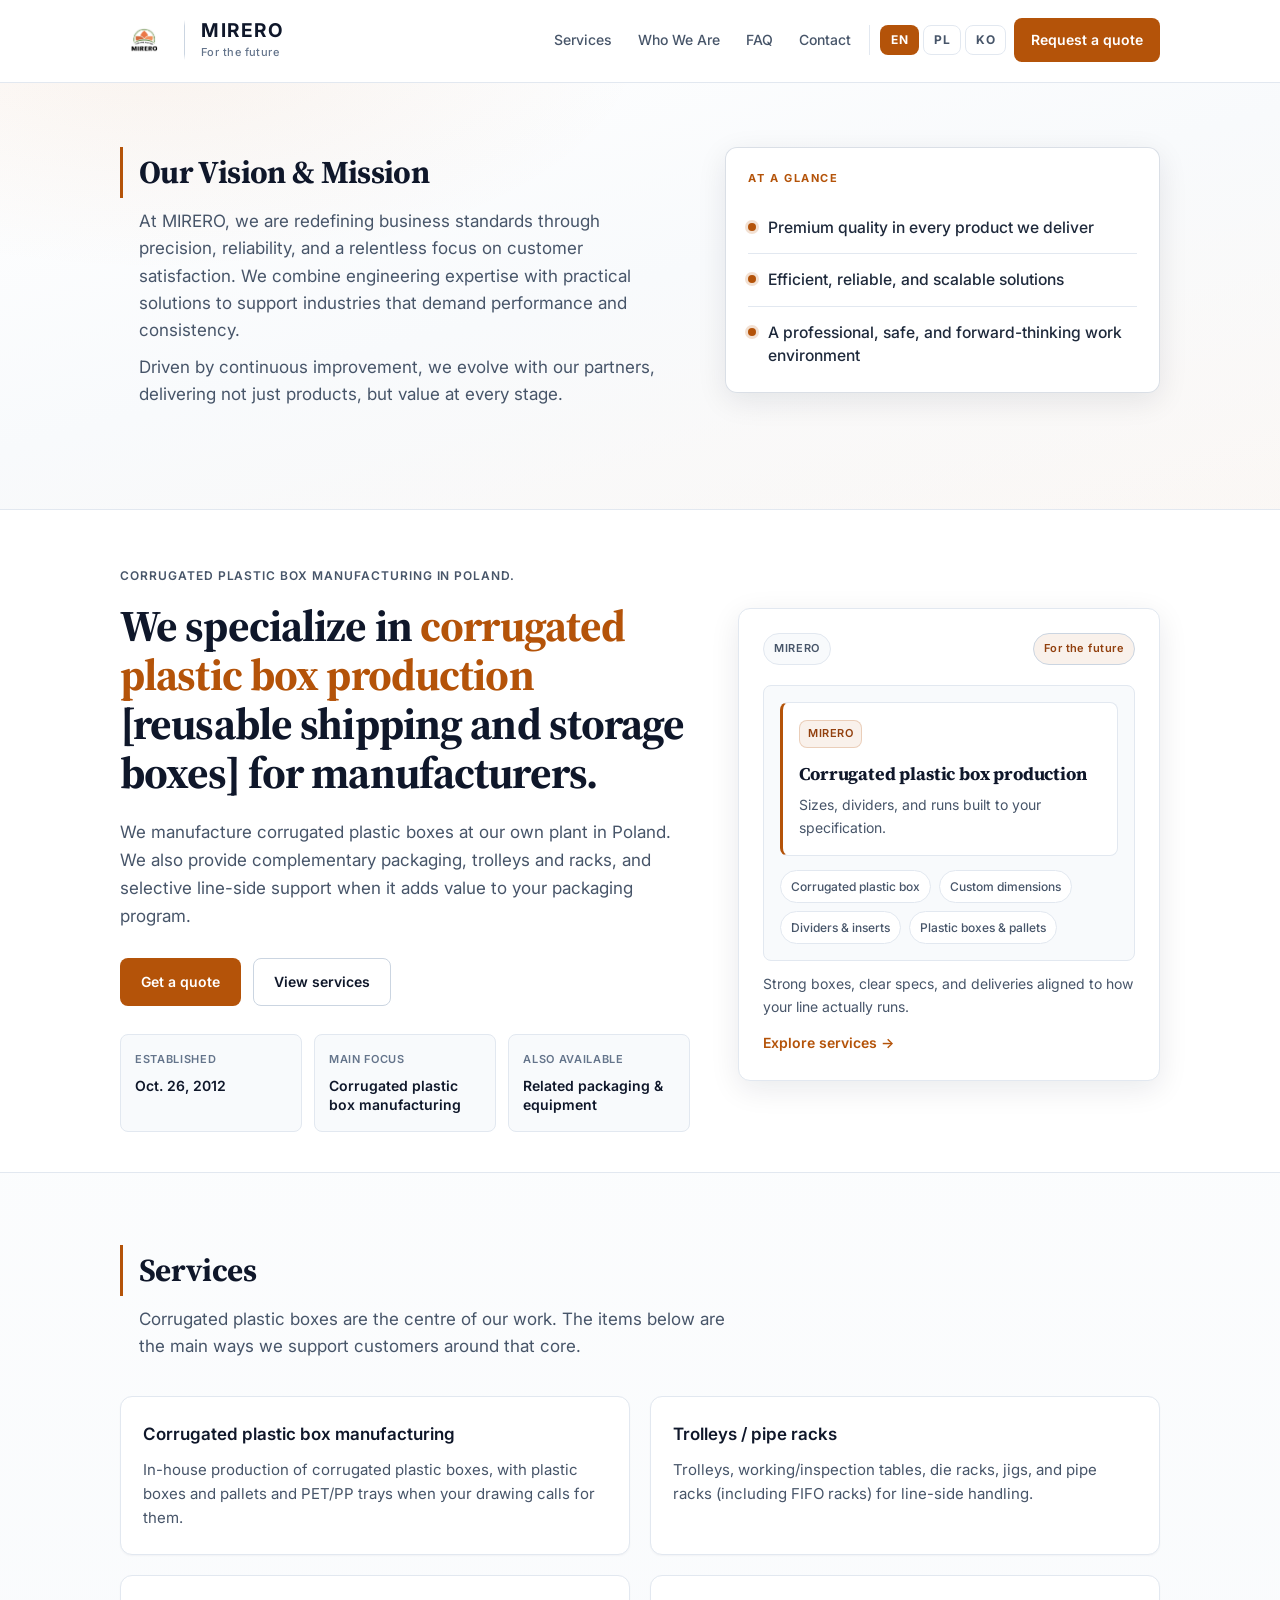
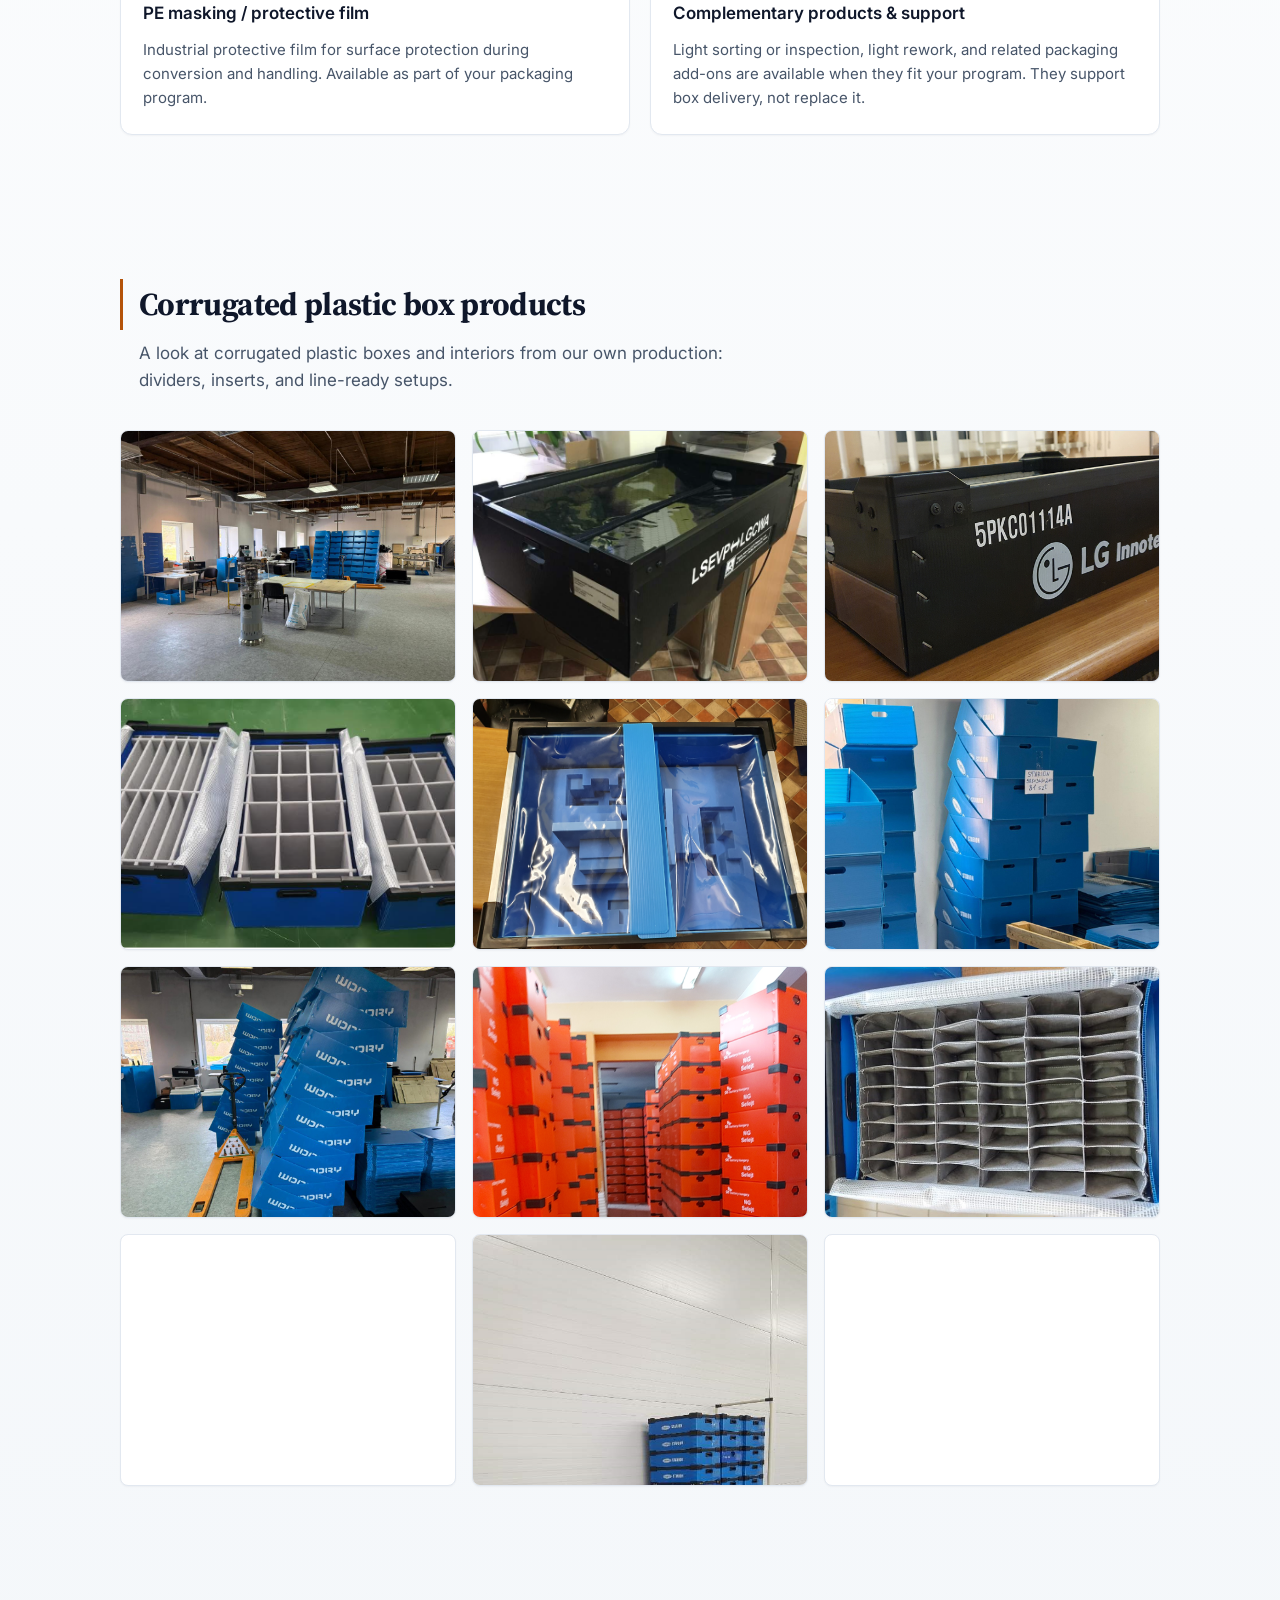
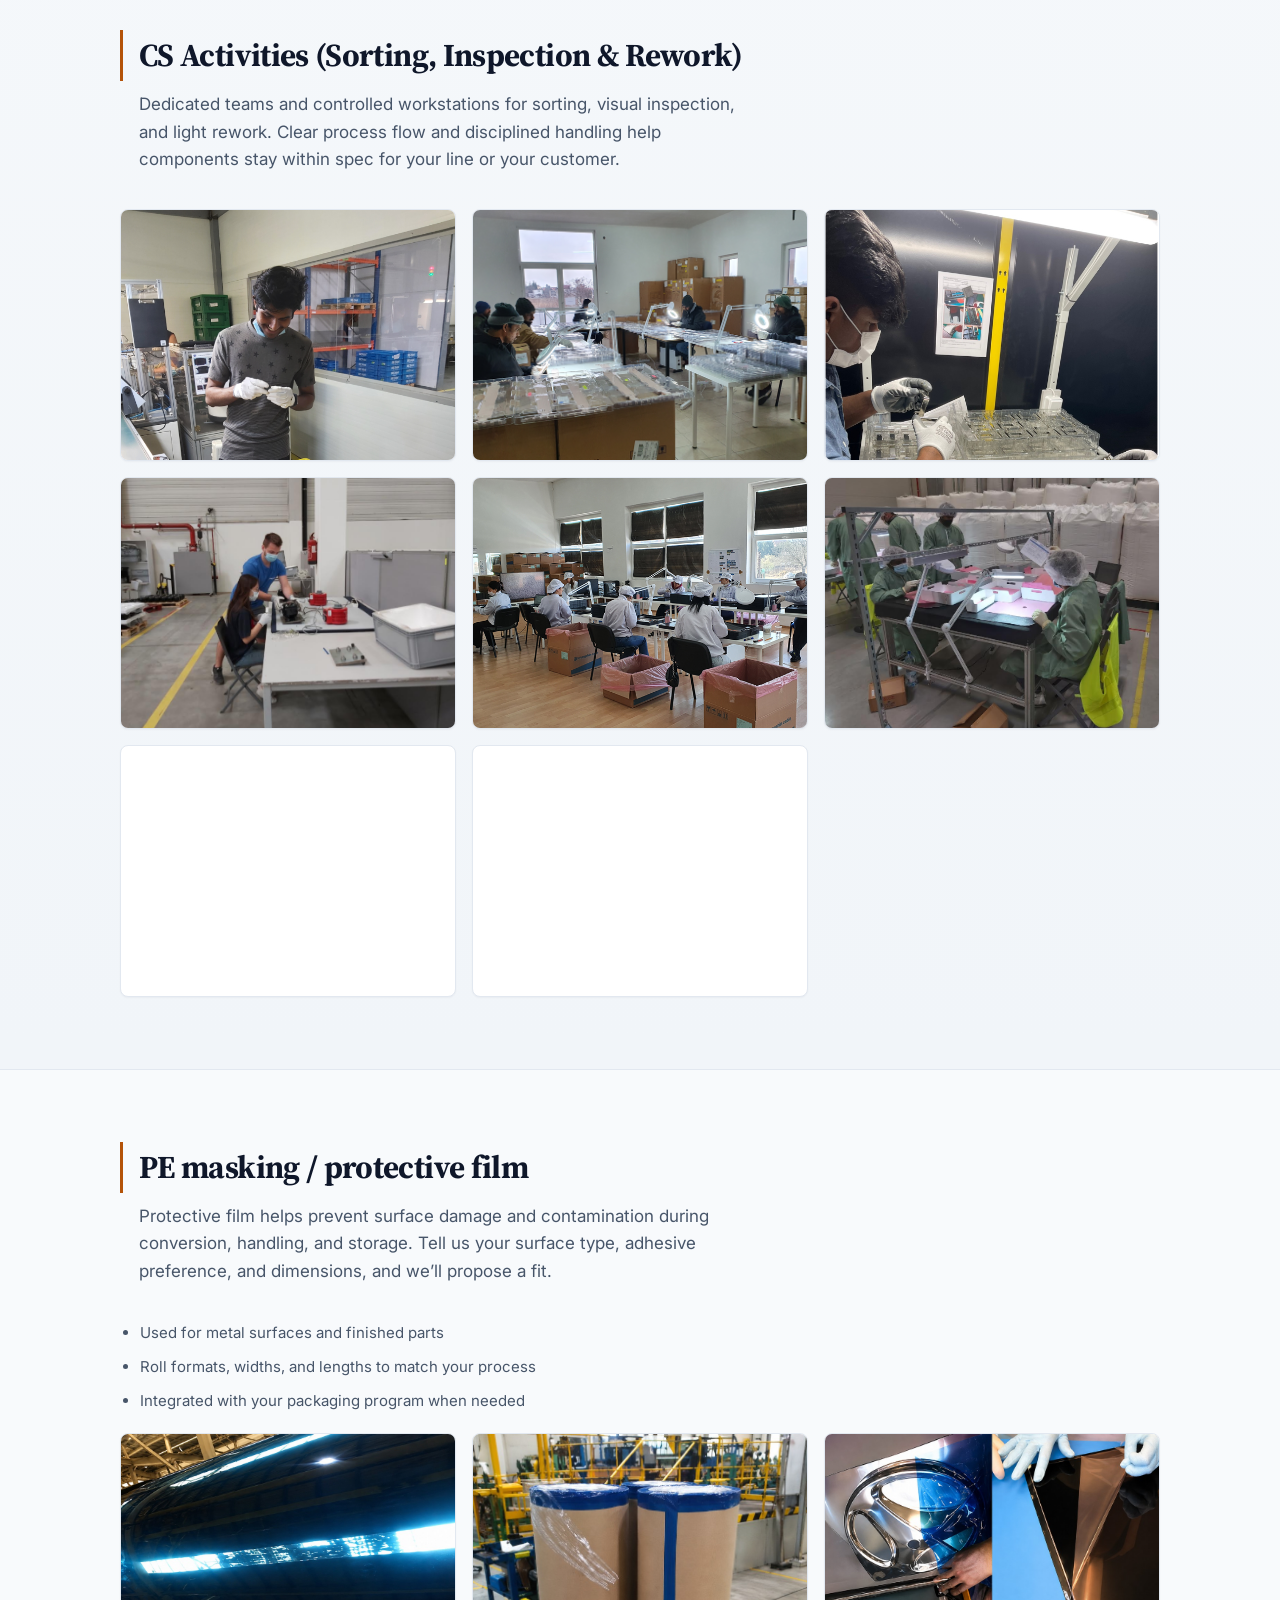
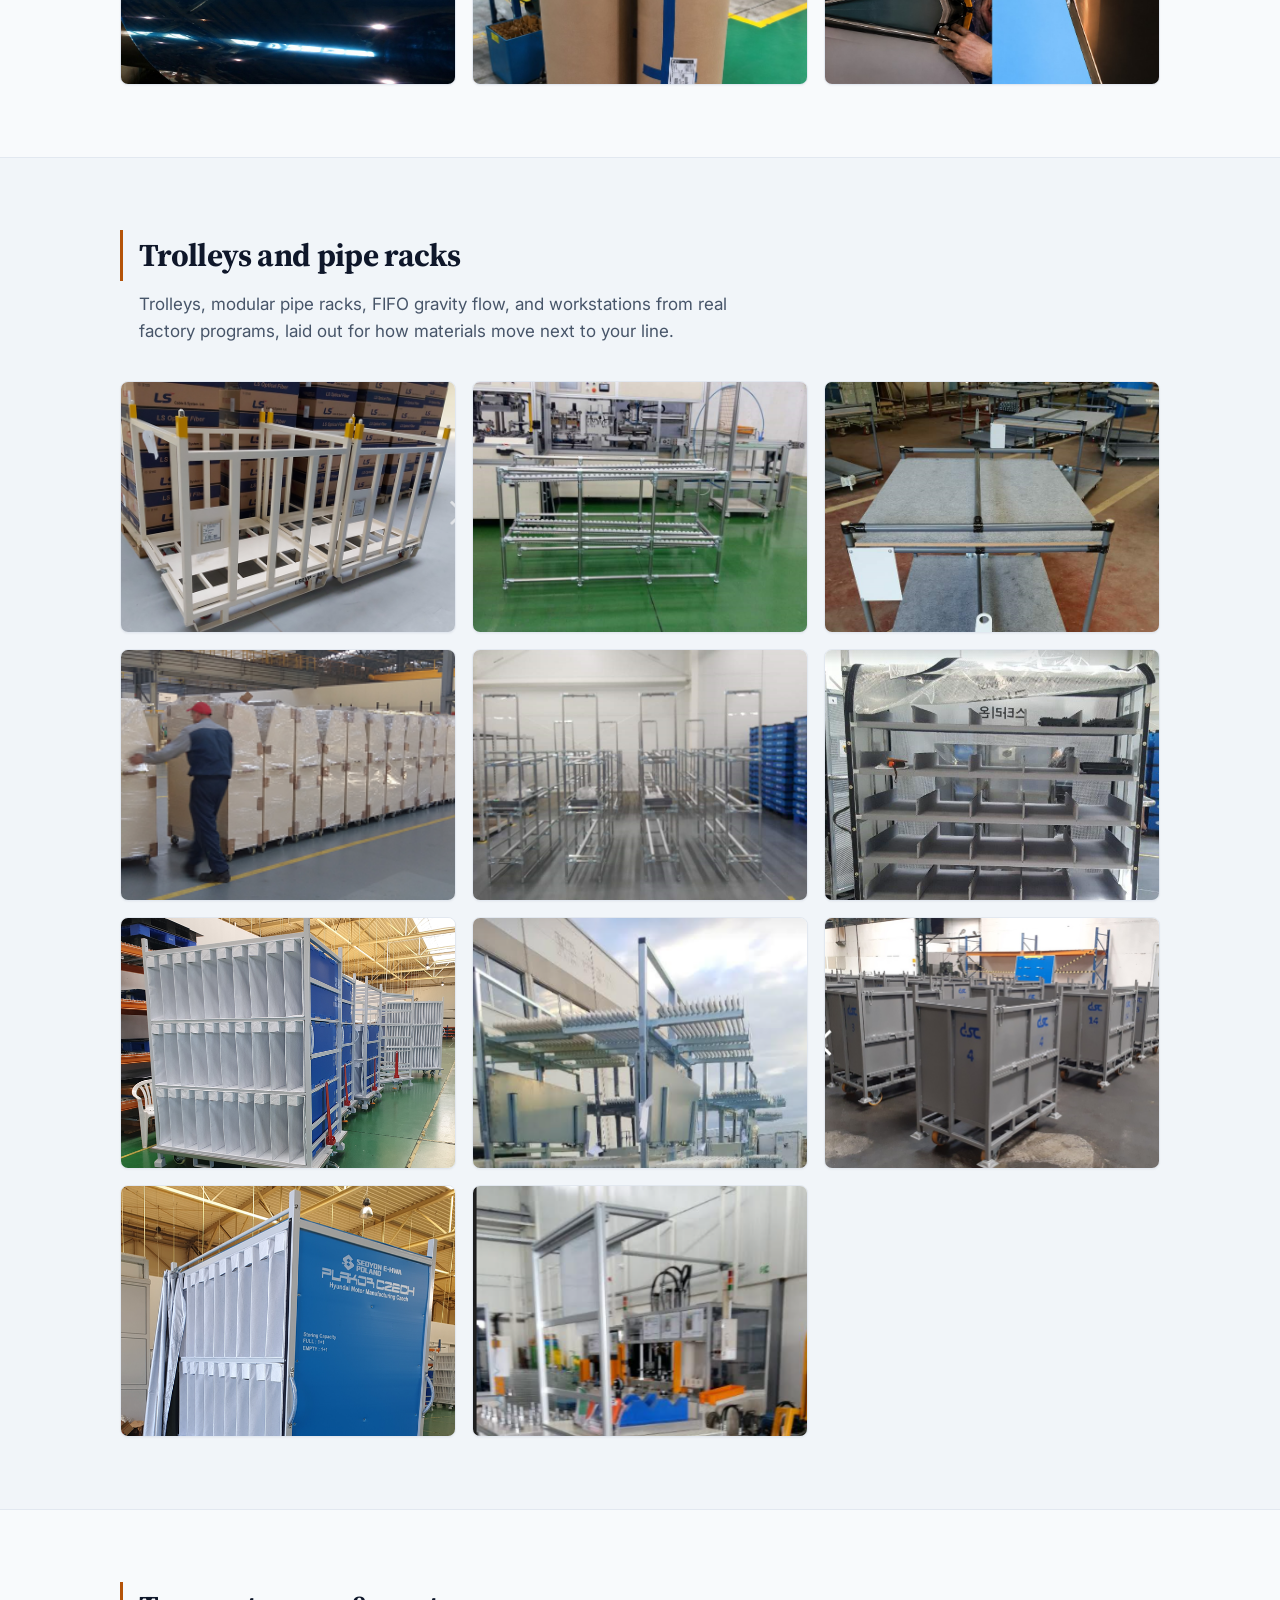
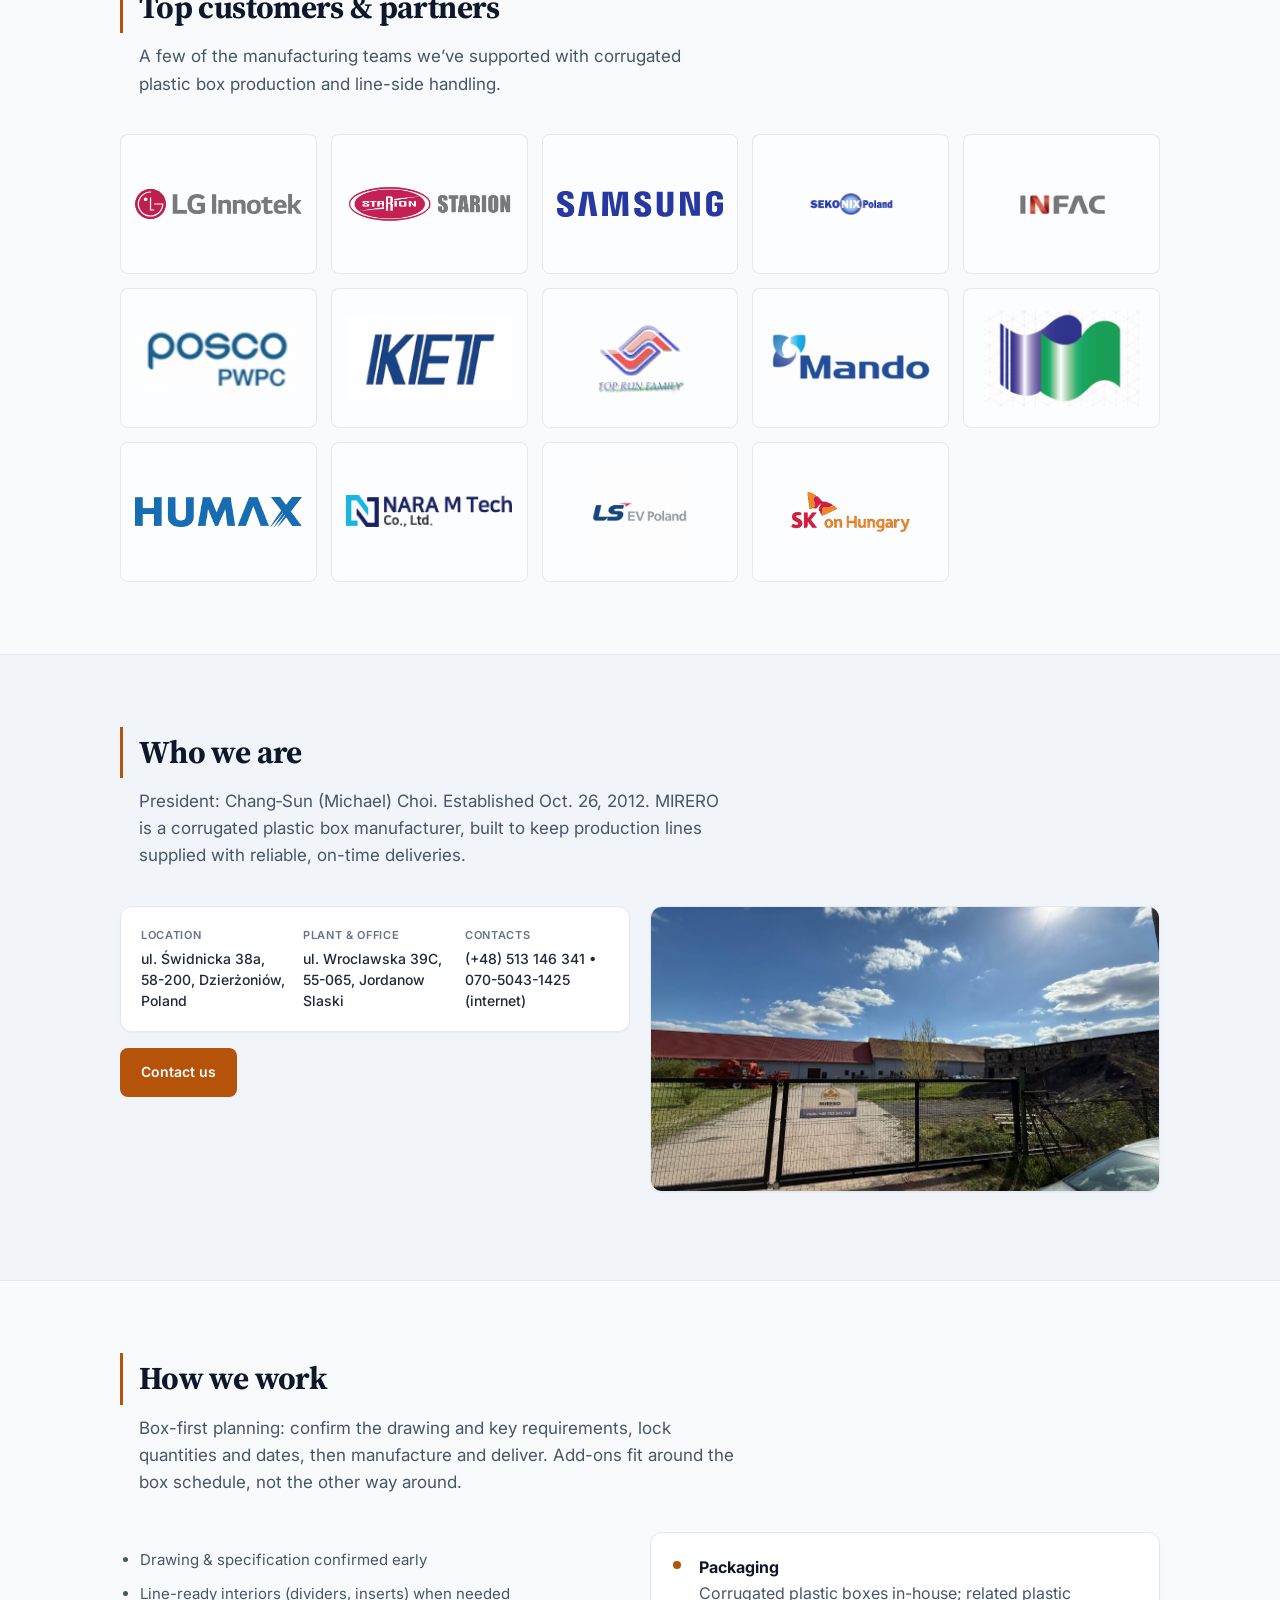
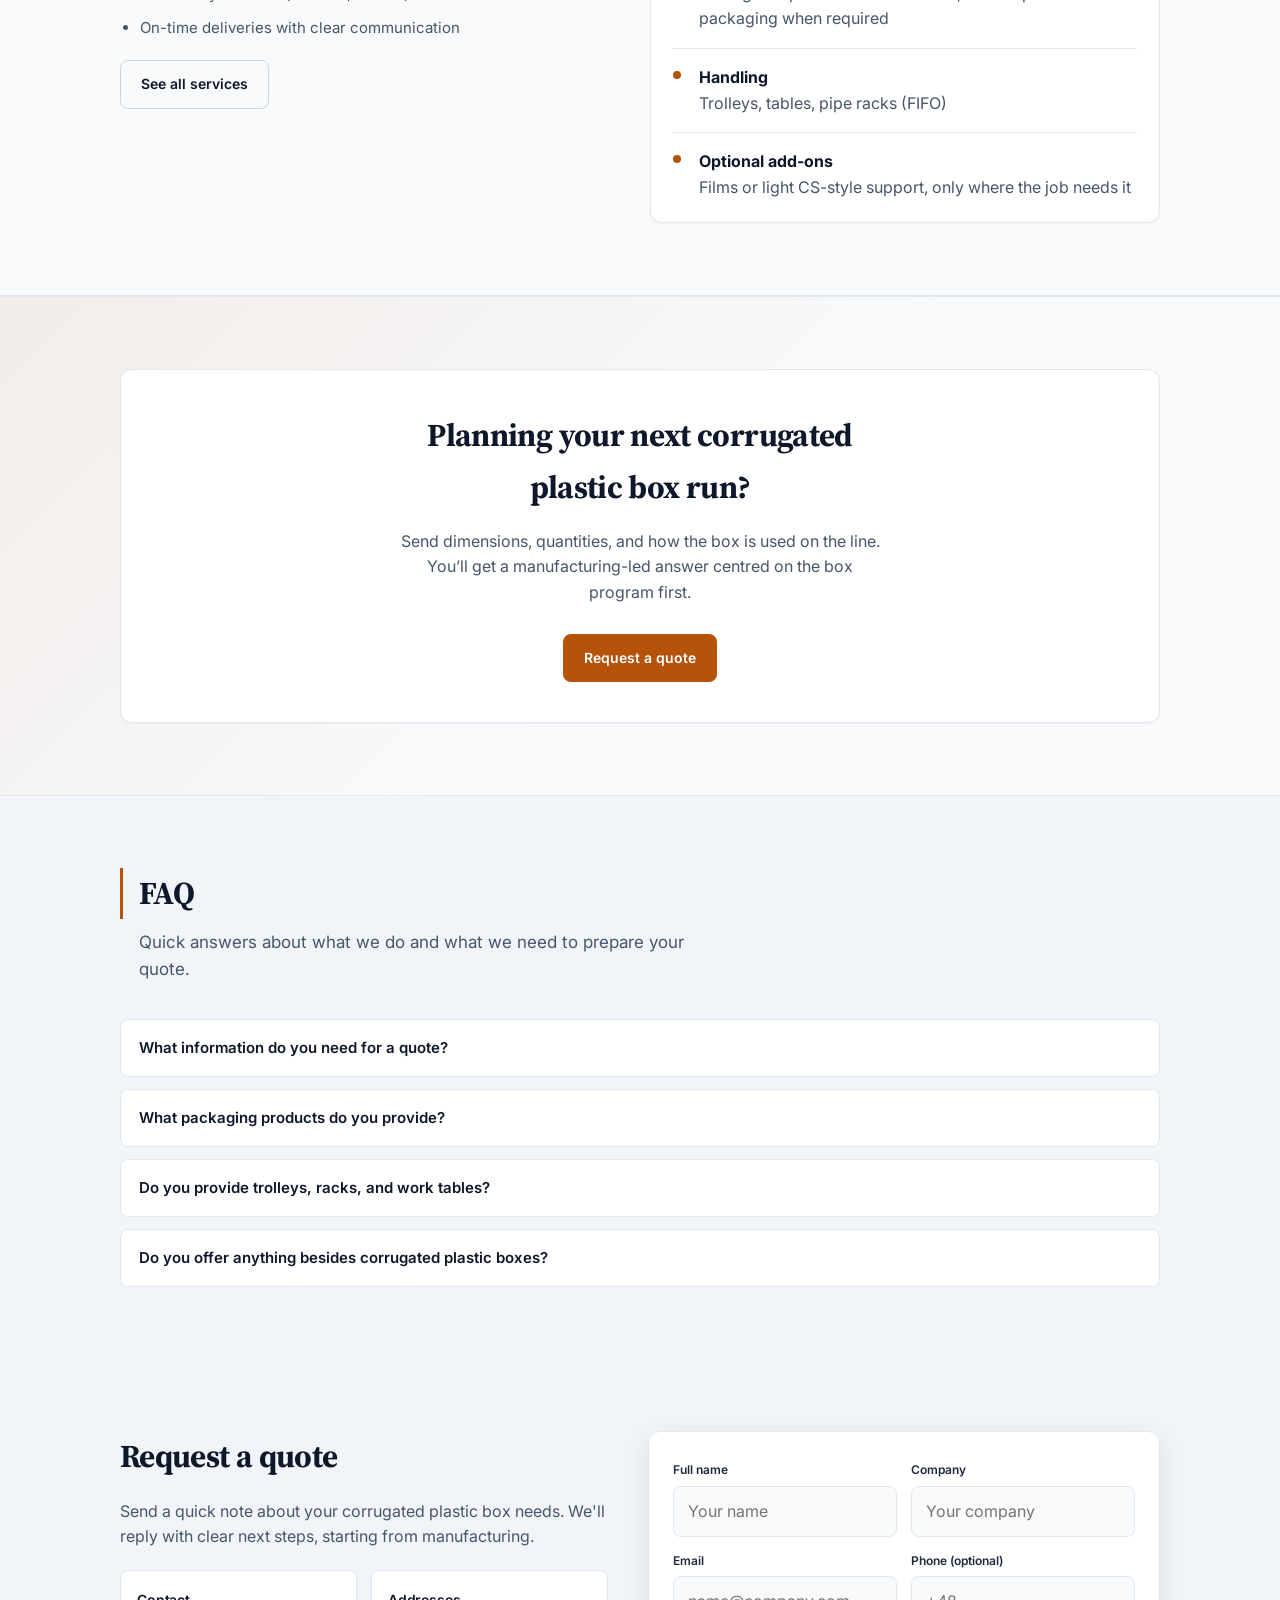
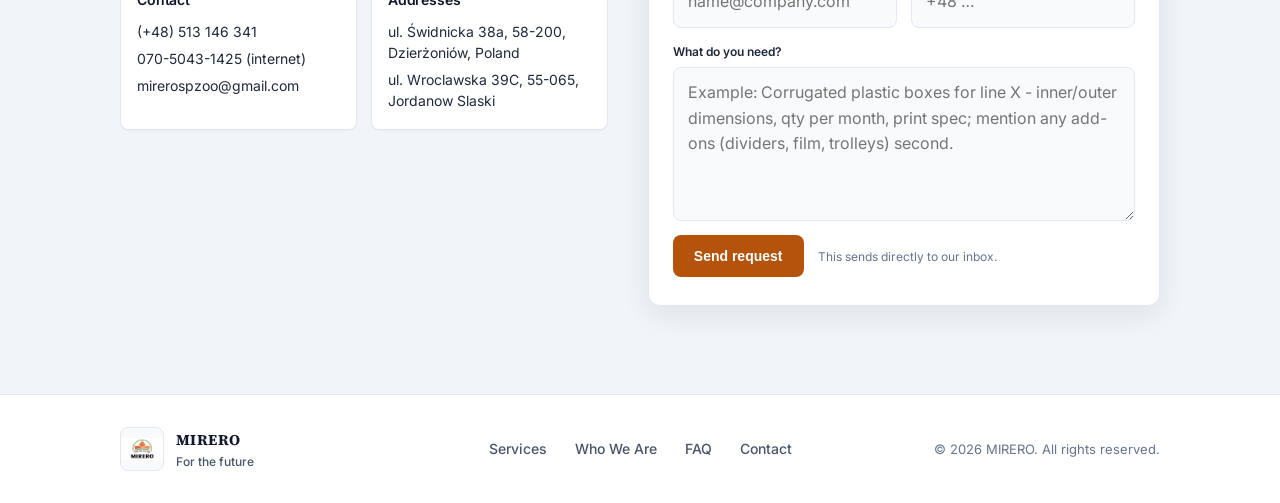
<file: index.html>
<!doctype html>
<html lang="en" data-default-locale="en">
  <head>
    <meta charset="utf-8" />
    <meta name="viewport" content="width=device-width, initial-scale=1" />
    <meta
      name="description"
      content="MIRERO manufactures corrugated plastic boxes in Poland. Our main business is corrugated plastic box production. We can also supply related plastic packaging, handling equipment, films, and light line support when your project needs it."
    />
    <meta name="theme-color" content="#0f172a" />
    <meta name="format-detection" content="telephone=no" />
    <link rel="canonical" href="/" />
    <meta property="og:type" content="website" />
    <meta property="og:title" content="MIRERO | Corrugated plastic box manufacturing (Poland)" />
    <meta
      property="og:description"
      content="Corrugated plastic box production in Poland, plus related industrial packaging and equipment when your program calls for it."
    />
    <meta property="og:image" content="/assets/logo.png" />
    <meta name="twitter:card" content="summary_large_image" />
    <meta name="twitter:title" content="MIRERO | Corrugated plastic box manufacturing (Poland)" />
    <meta
      name="twitter:description"
      content="Corrugated plastic boxes manufactured in Poland, with complementary packaging and line support available."
    />
    <meta name="twitter:image" content="/assets/logo.png" />
    <title>MIRERO | Corrugated plastic box manufacturing (Poland)</title>
    <link rel="preconnect" href="https://fonts.googleapis.com" />
    <link rel="preconnect" href="https://fonts.gstatic.com" crossorigin />
    <link
      href="https://fonts.googleapis.com/css2?family=Inter:wght@400;500;600;700&family=Noto+Sans+KR:wght@400;500;600;700&family=Source+Serif+4:opsz,wght@8..60,600;8..60,700&display=swap"
      rel="stylesheet"
    />
    <link rel="stylesheet" href="./styles.css" />
    <link rel="icon" href="./assets/logo.png" />
  </head>
  <body>
    <a class="skip-link" href="#main" data-i18n="skip.link">Skip to content</a>

    <header class="site-header" id="top">
      <div class="container header-inner">
        <div class="header-left">
          <button
            class="nav-toggle"
            type="button"
            aria-expanded="false"
            aria-controls="site-nav"
          >
            <span class="nav-toggle-lines" aria-hidden="true"></span>
            <span class="sr-only" data-i18n="nav.menuOpen">Open menu</span>
          </button>

          <a class="brand" href="#top" data-i18n-aria="brand.homeAria" aria-label="MIRERO - home">
            <img class="brand-logo" src="./assets/logo.png" alt="" width="48" height="48" decoding="async" />
            <span class="brand-divider" aria-hidden="true"></span>
            <span class="brand-lockup">
              <span class="brand-name">MIRERO</span>
              <span class="brand-kicker" data-i18n="brand.kicker">For the future</span>
            </span>
          </a>
        </div>

        <div class="header-end">
          <nav class="site-nav" id="site-nav" data-i18n-aria="nav.primary" aria-label="Primary">
            <a class="nav-link" href="#services" data-i18n="nav.services">Services</a>
            <a class="nav-link" href="#who" data-i18n="nav.who">Who We Are</a>
            <a class="nav-link" href="#faq" data-i18n="nav.faq">FAQ</a>
            <a class="nav-link" href="#contact" data-i18n="nav.contact">Contact</a>
            <div
              class="lang-switch"
              role="group"
              data-i18n-aria="lang.groupAria"
              aria-label="Language"
            >
              <button type="button" class="lang-switch__btn is-active" data-locale="en">EN</button>
              <button type="button" class="lang-switch__btn" data-locale="pl">PL</button>
              <button type="button" class="lang-switch__btn" data-locale="ko">KO</button>
            </div>
            <a class="nav-link nav-cta" href="#contact" data-i18n="nav.quote">Request a quote</a>
          </nav>
        </div>
      </div>
    </header>

    <main id="main">
      <section class="section section-intro reveal" id="intro">
        <div class="container">
          <div class="intro-layout">
            <div class="intro-copy">
              <div class="section-head intro-copy__head">
                <h2 data-i18n="intro.heading">Our Vision &amp; Mission</h2>
                <p data-i18n="intro.p1">
                  At MIRERO, we are redefining business standards through precision, reliability, and a relentless focus on customer satisfaction. We combine engineering expertise with practical solutions to support industries that demand performance and consistency.
                </p>
                <p data-i18n="intro.p2">
                  Driven by continuous improvement, we evolve with our partners, delivering not just products, but value at every stage.
                </p>
              </div>
            </div>
            <aside
              class="intro-aside"
              data-i18n-aria="intro.asideAria"
              aria-label="Summary of MIRERO commitments"
            >
              <p class="intro-aside-label" data-i18n="intro.asideLabel">At a glance</p>
              <ul class="intro-pillars">
                <li data-i18n="intro.item1">Premium quality in every product we deliver</li>
                <li data-i18n="intro.item2">Efficient, reliable, and scalable solutions</li>
                <li data-i18n="intro.item3">A professional, safe, and forward-thinking work environment</li>
              </ul>
            </aside>
          </div>
        </div>
      </section>

      <section class="hero" id="hero">
        <div class="container hero-grid">
          <div class="hero-copy">
            <p class="kicker" data-i18n="hero.kicker">Corrugated plastic box manufacturing in Poland.</p>
            <h1>
              <span data-i18n="hero.title1">We specialize in </span><span class="accent" data-i18n="hero.titleAccent">corrugated plastic box production</span><span data-i18n="hero.title2"> [reusable shipping and storage boxes] for manufacturers.</span>
            </h1>
            <p class="lead" data-i18n="hero.lead">
              We manufacture corrugated plastic boxes at our own plant in Poland. We also provide complementary packaging, trolleys and racks, and selective line-side support when it adds value to your packaging program.
            </p>
            <div class="hero-actions">
              <a class="btn btn-primary" href="#contact" data-i18n="hero.getQuote">Get a quote</a>
              <a class="btn btn-ghost" href="#services" data-i18n="hero.viewServices">View services</a>
            </div>

            <dl class="hero-stats" data-i18n-aria="hero.statsAria" aria-label="Highlights">
              <div class="stat reveal">
                <dt data-i18n="hero.stat1k">Established</dt>
                <dd data-i18n="hero.stat1v">Oct. 26, 2012</dd>
              </div>
              <div class="stat reveal">
                <dt data-i18n="hero.stat2k">Main focus</dt>
                <dd data-i18n="hero.stat2v">Corrugated plastic box manufacturing</dd>
              </div>
              <div class="stat reveal">
                <dt data-i18n="hero.stat3k">Also available</dt>
                <dd data-i18n="hero.stat3v">Related packaging &amp; equipment</dd>
              </div>
            </dl>
          </div>

          <div class="hero-visual reveal" data-i18n-aria="hero.visualAria" aria-label="Hero summary">
            <div class="hero-card-top">
              <div class="chip" data-i18n="hero.cardChip1">MIRERO</div>
              <div class="chip chip-soft" data-i18n="hero.cardChip2">For the future</div>
            </div>

            <div class="sample">
              <div class="sample-face">
                <div class="sample-badge" data-i18n="hero.sampleBadge">MIRERO</div>
                <div class="sample-title" data-i18n="hero.sampleTitle">Corrugated plastic box production</div>
                <div class="sample-subtitle" data-i18n="hero.sampleSub">Sizes, dividers, and runs built to your specification.</div>
              </div>
              <div class="sample-row">
                <div class="sample-pill" data-i18n="hero.pill1">Corrugated plastic box</div>
                <div class="sample-pill" data-i18n="hero.pill2">Custom dimensions</div>
                <div class="sample-pill" data-i18n="hero.pill3">Dividers &amp; inserts</div>
                <div class="sample-pill" data-i18n="hero.pill4">Plastic boxes &amp; pallets</div>
              </div>
            </div>

            <div class="hero-card-bottom">
              <p class="muted" data-i18n="hero.bottom">
                Strong boxes, clear specs, and deliveries aligned to how your production line actually runs.
              </p>
              <a class="text-link" href="#services" data-i18n="hero.exploreLink">Explore services →</a>
            </div>
          </div>
        </div>
      </section>

      <section class="section" id="services">
        <div class="container">
          <div class="section-head">
            <h2 data-i18n="services.heading">Services</h2>
            <p data-i18n="services.sub">
              Corrugated plastic boxes are the centre of our work. The items below are the main ways we support customers around that core.
            </p>
          </div>

          <div class="cards-4">
            <article class="card reveal">
              <h3 data-i18n="services.c1h">Corrugated plastic box manufacturing</h3>
              <p data-i18n="services.c1p">
                In-house production of corrugated plastic boxes, with plastic boxes and pallets and PET/PP trays when your drawing calls for them.
              </p>
            </article>
            <article class="card reveal">
              <h3 data-i18n="services.c2h">Trolleys / pipe racks</h3>
              <p data-i18n="services.c2p">
                Trolleys, working/inspection tables, die racks, jigs, and pipe racks (including FIFO racks) for line-side handling.
              </p>
            </article>
            <article class="card reveal">
              <h3 data-i18n="services.c3h">PE masking / protective film</h3>
              <p data-i18n="services.c3p">
                Industrial protective film for surface protection during conversion and handling. Available as part of your packaging program.
              </p>
            </article>
            <article class="card reveal">
              <h3 data-i18n="services.c4h">Complementary products &amp; support</h3>
              <p data-i18n="services.c4p">
                Light sorting or inspection, light rework, and related packaging add-ons are available when they fit your program. They support box delivery, not replace it.
              </p>
            </article>
          </div>
        </div>
      </section>

      <section class="section" id="danpla">
        <div class="container">
          <div class="section-head">
            <h2 data-i18n="danpla.heading">Corrugated plastic box products</h2>
            <p data-i18n="danpla.sub">
              A look at corrugated plastic boxes and interiors from our own production: dividers, inserts, and line-ready setups.
            </p>
          </div>

          <div
            class="logo-grid danpla-grid reveal"
            data-i18n-aria="danpla.photosAria"
            aria-label="Corrugated plastic box photos"
          >
            <div class="logo-tile danpla-tile">
              <img
                class="danpla-photo"
                src="./assets/danpla/danpla-01.png"
                alt="Corrugated plastic box production area with stacked blue boxes."
                loading="lazy"
                decoding="async"
              />
            </div>
            <div class="logo-tile danpla-tile">
              <img
                class="danpla-photo"
                src="./assets/danpla/danpla-02.png"
                alt="Large black corrugated plastic industrial box with reinforced corners and custom printed markings."
                loading="lazy"
                decoding="async"
              />
            </div>
            <div class="logo-tile danpla-tile">
              <img
                class="danpla-photo"
                src="./assets/danpla/danpla-06.png"
                alt="Three blue corrugated plastic boxes with different internal divider layouts."
                loading="lazy"
                decoding="async"
              />
            </div>
            <div class="logo-tile danpla-tile">
              <img
                class="danpla-photo"
                src="./assets/danpla/danpla-07.png"
                alt="Blue corrugated plastic tray with custom blue foam interior for component protection."
                loading="lazy"
                decoding="async"
              />
            </div>
            <div class="logo-tile danpla-tile">
              <img
                class="danpla-photo"
                src="./assets/danpla/danpla-08.png"
                alt="Bright green corrugated plastic container with a multi-compartment grid and reinforced rim."
                loading="lazy"
                decoding="async"
              />
            </div>
            <div class="logo-tile danpla-tile">
              <img
                class="danpla-photo"
                src="./assets/danpla/danpla-09.png"
                alt="Stacks of blue corrugated plastic boxes in a production area."
                loading="lazy"
                decoding="async"
              />
            </div>
            <div class="logo-tile danpla-tile">
              <img
                class="danpla-photo"
                src="./assets/danpla/danpla-10.png"
                alt="Blue corrugated plastic boxes staged in a workshop with a pallet jack."
                loading="lazy"
                decoding="async"
              />
            </div>
            <div class="logo-tile danpla-tile">
              <img
                class="danpla-photo"
                src="./assets/danpla/danpla-11.png"
                alt="Gray industrial tote with bright blue corrugated plastic divider inserts and small metal parts."
                loading="lazy"
                decoding="async"
              />
            </div>
            <div class="logo-tile danpla-tile">
              <img
                class="danpla-photo"
                src="./assets/danpla/danpla-12.png"
                alt="Blue corrugated plastic crates stacked on a modular pipe rack with roller track."
                loading="lazy"
                decoding="async"
              />
            </div>
            <div class="logo-tile danpla-tile">
              <img
                class="danpla-photo"
                src="./assets/danpla/danpla-13.png"
                alt="Two blue corrugated plastic containers with reinforced corners and internal dividers."
                loading="lazy"
                decoding="async"
              />
            </div>
            <div class="logo-tile danpla-tile">
              <img
                class="danpla-photo"
                src="./assets/danpla/danpla-14.png"
                alt="Blue corrugated plastic box with a grey fabric grid divider and padded top edges."
                loading="lazy"
                decoding="async"
              />
            </div>
            <div class="logo-tile danpla-tile">
              <img
                class="danpla-photo"
                src="./assets/danpla/danpla-15.png"
                alt="Black corrugated plastic box with custom foam dunnage holding automotive lighting assemblies."
                loading="lazy"
                decoding="async"
              />
            </div>
          </div>
        </div>
      </section>

      <section class="section" id="cs-activities">
        <div class="container">
          <div class="section-head">
            <h2 data-i18n="cs.heading">CS Activities (Sorting, Inspection &amp; Rework)</h2>
            <p data-i18n="cs.sub">
              Dedicated teams and controlled workstations for sorting, visual inspection, and light rework. Clear process flow and disciplined handling help components stay within spec for your line or your customer.
            </p>
          </div>

          <div
            class="logo-grid danpla-grid reveal"
            data-i18n-aria="cs.photosAria"
            aria-label="CS activities - sorting, inspection, and rework"
          >
            <div class="logo-tile danpla-tile">
              <img
                class="danpla-photo"
                src="./assets/cs-activities/cs-01.png"
                alt="Operator in gloves inspecting small components from a tray at a line-side quality bench with bins and trays."
                loading="lazy"
                decoding="async"
              />
            </div>
            <div class="logo-tile danpla-tile">
              <img
                class="danpla-photo"
                src="./assets/cs-activities/cs-02.png"
                alt="Several inspectors at long tables using magnifying lamps to examine clear molded plastic parts in a warehouse workspace."
                loading="lazy"
                decoding="async"
              />
            </div>
            <div class="logo-tile danpla-tile">
              <img
                class="danpla-photo"
                src="./assets/cs-activities/cs-03.png"
                alt="Two workers in masks and gloves sorting metal brackets at a workstation with before-and-after inspection shelf labels."
                loading="lazy"
                decoding="async"
              />
            </div>
            <div class="logo-tile danpla-tile">
              <img
                class="danpla-photo"
                src="./assets/cs-activities/cs-04.png"
                alt="Two masked technicians inspecting a large mechanical assembly on a white bench with test equipment in a high-bay warehouse."
                loading="lazy"
                decoding="async"
              />
            </div>
            <div class="logo-tile danpla-tile">
              <img
                class="danpla-photo"
                src="./assets/cs-activities/cs-05.png"
                alt="Team in lab coats and hairnets performing detailed inspection under magnifying lamps along a row of tables with shipping cartons."
                loading="lazy"
                decoding="async"
              />
            </div>
            <div class="logo-tile danpla-tile">
              <img
                class="danpla-photo"
                src="./assets/cs-activities/cs-06.png"
                alt="Workers in cleanroom-style gowns and hairnets at a long inspection bench with magnifying lamps and sorting trays."
                loading="lazy"
                decoding="async"
              />
            </div>
            <div class="logo-tile danpla-tile">
              <img
                class="danpla-photo"
                src="./assets/cs-activities/cs-07.png"
                alt="Line of operators in respirators and PPE performing manual finishing and inspection of die-cast metal parts at black workbenches."
                loading="lazy"
                decoding="async"
              />
            </div>
            <div class="logo-tile danpla-tile">
              <img
                class="danpla-photo"
                src="./assets/cs-activities/cs-08.png"
                alt="Inspectors in high-visibility vests examining trayed electronic-style parts under magnifying lamps at white tables."
                loading="lazy"
                decoding="async"
              />
            </div>
          </div>
        </div>
      </section>

      <section class="section section-alt" id="film">
        <div class="container">
          <div class="section-head">
            <h2 data-i18n="film.heading">PE masking / protective film</h2>
            <p data-i18n="film.sub">
              Protective film helps prevent surface damage and contamination during conversion, handling, and storage. Tell us your surface type, adhesive preference, and dimensions, and we’ll propose a fit.
            </p>
          </div>

          <ul class="bullets reveal">
            <li data-i18n="film.b1">Used for metal surfaces and finished parts</li>
            <li data-i18n="film.b2">Roll formats, widths, and lengths to match your process</li>
            <li data-i18n="film.b3">Integrated with your packaging program when needed</li>
          </ul>

          <div
            class="logo-grid danpla-grid reveal"
            data-i18n-aria="film.photosAria"
            aria-label="Protective film photos"
          >
            <div class="logo-tile danpla-tile">
              <img
                class="danpla-photo"
                src="./assets/films/film-gallery-01.png"
                alt="Blue protective film on a metal coil surface."
                loading="lazy"
                decoding="async"
              />
            </div>
            <div class="logo-tile danpla-tile">
              <img
                class="danpla-photo"
                src="./assets/films/film-gallery-02.png"
                alt="Large protective film rolls staged on a pallet in a factory."
                loading="lazy"
                decoding="async"
              />
            </div>
            <div class="logo-tile danpla-tile">
              <img
                class="danpla-photo"
                src="./assets/films/film-gallery-03.png"
                alt="Applying protective film on a finished surface."
                loading="lazy"
                decoding="async"
              />
            </div>
          </div>
        </div>
      </section>

      <section class="section" id="handling">
        <div class="container">
          <div class="section-head">
            <h2 data-i18n="handling.heading">Trolleys and pipe racks</h2>
            <p data-i18n="handling.sub">
              Trolleys, modular pipe racks, FIFO gravity flow, and workstations from real factory programs, laid out for how materials move next to your line.
            </p>
          </div>

          <div
            class="logo-grid danpla-grid reveal"
            data-i18n-aria="handling.photosAria"
            aria-label="Trolley and pipe rack photos"
          >
              <div class="logo-tile danpla-tile">
                <img
                  class="danpla-photo"
                  src="./assets/trolleys/trolley-01.png"
                  alt="Two industrial metal trolleys with red casters and cage sides in a warehouse beside stacked cartons."
                  loading="lazy"
                  decoding="async"
                />
              </div>
              <div class="logo-tile danpla-tile">
                <img
                  class="danpla-photo"
                  src="./assets/trolleys/trolley-02.png"
                  alt="Modular pipe-and-joint FIFO gravity rack with white roller tracks on a factory floor."
                  loading="lazy"
                  decoding="async"
                />
              </div>
              <div class="logo-tile danpla-tile">
                <img
                  class="danpla-photo"
                  src="./assets/trolleys/trolley-03.png"
                  alt="Two-level industrial trolley built from pipe framing with felt-lined shelves and a tow hitch."
                  loading="lazy"
                  decoding="async"
                />
              </div>
              <div class="logo-tile danpla-tile">
                <img
                  class="danpla-photo"
                  src="./assets/trolleys/trolley-04.png"
                  alt="Row of tall shrink-wrapped mobile racks on a polished factory floor with a yellow safety line."
                  loading="lazy"
                  decoding="async"
                />
              </div>
              <div class="logo-tile danpla-tile">
                <img
                  class="danpla-photo"
                  src="./assets/trolleys/trolley-05.png"
                  alt="Silver pipe racks with roller tracks next to stacks of blue corrugated plastic boxes in a warehouse."
                  loading="lazy"
                  decoding="async"
                />
              </div>
              <div class="logo-tile danpla-tile">
                <img
                  class="danpla-photo"
                  src="./assets/trolleys/trolley-06.png"
                  alt="Multi-tier mobile rack with corrugated plastic dividers and protective mesh sides on heavy-duty casters."
                  loading="lazy"
                  decoding="async"
                />
              </div>
              <div class="logo-tile danpla-tile">
                <img
                  class="danpla-photo"
                  src="./assets/trolleys/trolley-07.png"
                  alt="Industrial trolleys with soft vertical dividers and blue corrugated plastic side panels on a green shop floor."
                  loading="lazy"
                  decoding="async"
                />
              </div>
              <div class="logo-tile danpla-tile">
                <img
                  class="danpla-photo"
                  src="./assets/trolleys/trolley-08.png"
                  alt="Tall galvanized mobile racks with horizontal arms and protective comb dividers staged outside a plant building."
                  loading="lazy"
                  decoding="async"
                />
              </div>
              <div class="logo-tile danpla-tile">
                <img
                  class="danpla-photo"
                  src="./assets/trolleys/trolley-09.png"
                  alt="Rows of heavy-duty grey metal mobile bins on orange casters in a large warehouse."
                  loading="lazy"
                  decoding="async"
                />
              </div>
              <div class="logo-tile danpla-tile">
                <img
                  class="danpla-photo"
                  src="./assets/trolleys/trolley-10.png"
                  alt="Industrial parts trolley with multi-row fabric pockets and custom printed side branding."
                  loading="lazy"
                  decoding="async"
                />
              </div>
              <div class="logo-tile danpla-tile">
                <img
                  class="danpla-photo"
                  src="./assets/trolleys/trolley-11.png"
                  alt="Aluminum-profile assembly station with jigs, part bins, and tools beside production equipment."
                  loading="lazy"
                  decoding="async"
                />
              </div>
          </div>
        </div>
      </section>

      <section class="section section-alt" id="logo-wall">
        <div class="container">
          <div class="section-head">
            <h2 data-i18n="logos.heading">Top customers &amp; partners</h2>
            <p data-i18n="logos.sub">
              A few of the manufacturing teams we’ve supported with corrugated plastic box production and line-side handling.
            </p>
          </div>

          <div class="logo-grid reveal" data-i18n-aria="logos.gridAria" aria-label="Client logos">
            <div class="logo-tile">
              <img
                class="client-logo"
                src="./assets/client-logos/lg-innotek.svg"
                alt="LG Innotek"
                loading="lazy"
              />
            </div>
            <div class="logo-tile">
              <img
                class="client-logo client-logo--wide"
                src="./assets/client-logos/starion-wide.png"
                alt="Starion"
                loading="lazy"
                decoding="async"
              />
            </div>
            <div class="logo-tile">
              <img
                class="client-logo client-logo--wide"
                src="./assets/client-logos/samsung.svg"
                alt="Samsung"
                loading="lazy"
              />
            </div>
            <div class="logo-tile">
              <img
                class="client-logo client-logo--wide"
                src="./assets/client-logos/sekonix-poland.png"
                alt="Sekonix Poland"
                loading="lazy"
                decoding="async"
              />
            </div>
            <div class="logo-tile">
              <img
                class="client-logo client-logo--wide"
                src="./assets/client-logos/infac.png"
                alt="INFAC"
                loading="lazy"
                decoding="async"
              />
            </div>
            <div class="logo-tile">
              <img
                class="client-logo client-logo--wide"
                src="./assets/client-logos/posco-pwpc.png"
                alt="POSCO PWPC"
                loading="lazy"
                decoding="async"
              />
            </div>
            <div class="logo-tile">
              <img
                class="client-logo client-logo--wide"
                src="./assets/client-logos/ket.png"
                alt="KET"
                loading="lazy"
                decoding="async"
              />
            </div>
            <div class="logo-tile">
              <img
                class="client-logo client-logo--wide"
                src="./assets/client-logos/top-run-family.png"
                alt="Top Run Family"
                loading="lazy"
                decoding="async"
              />
            </div>
            <div class="logo-tile">
              <img
                class="client-logo client-logo--wide"
                src="./assets/client-logos/mando.png"
                alt="Mando"
                loading="lazy"
                decoding="async"
              />
            </div>
            <div class="logo-tile">
              <img
                class="client-logo client-logo--wide"
                src="./assets/client-logos/w.png"
                alt="W"
                loading="lazy"
                decoding="async"
              />
            </div>
            <div class="logo-tile">
              <img
                class="client-logo client-logo--wide"
                src="./assets/client-logos/humax.png"
                alt="HUMAX"
                loading="lazy"
                decoding="async"
              />
            </div>
            <div class="logo-tile">
              <img
                class="client-logo client-logo--wide"
                src="./assets/client-logos/nara-m-tech.png"
                alt="NARA M Tech"
                loading="lazy"
                decoding="async"
              />
            </div>
            <div class="logo-tile">
              <img
                class="client-logo client-logo--wide"
                src="./assets/client-logos/ls-ev-poland.webp"
                alt="LS EV Poland"
                loading="lazy"
                decoding="async"
              />
            </div>
            <div class="logo-tile">
              <img
                class="client-logo client-logo--wide"
                src="./assets/client-logos/sk-on-hungary.png"
                alt="SK on Hungary"
                loading="lazy"
                decoding="async"
              />
            </div>
          </div>
        </div>
      </section>

      <section class="section" id="who">
        <div class="container">
          <div class="section-head">
            <h2 data-i18n="who.heading">Who we are</h2>
            <p data-i18n="who.body">
              President: Chang‑Sun (Michael) Choi. Established Oct. 26, 2012. MIRERO is a corrugated plastic box manufacturer, built to keep production lines supplied with reliable, on-time deliveries.
            </p>
          </div>

          <div class="split who-split">
            <div class="split-text reveal">
              <div class="meta-card meta-card--who">
                <div>
                  <div class="meta-k" data-i18n="who.metaOffice">Office</div>
                  <div class="meta-v">ul. Świdnicka 38a, 58-200, Dzierżoniów, Poland</div>
                </div>
                <div>
                  <div class="meta-k" data-i18n="who.metaPlant">Plant &amp; office</div>
                  <div class="meta-v">ul. Wroclawska 39C, 55-065, Jordanow Slaski</div>
                </div>
                <div>
                  <div class="meta-k" data-i18n="who.metaContact">Contact</div>
                  <div class="meta-v">(+48) 513 146 341 • 070-5043-1425 (internet)</div>
                </div>
              </div>

              <div class="who-actions">
                <a class="btn btn-primary" href="#contact" data-i18n="who.contactBtn">Contact us</a>
              </div>
            </div>

            <div class="split-image reveal">
              <div class="who-photo">
                <img
                  src="./assets/plant/plant-02.png"
                  alt="MIRERO plant exterior."
                  loading="lazy"
                  decoding="async"
                />
              </div>
            </div>
          </div>
        </div>
      </section>

      <section class="section section-alt" id="approach">
        <div class="container">
          <div class="section-head">
            <h2 data-i18n="approach.heading">How we work</h2>
            <p data-i18n="approach.body">
              Box-first planning: confirm the drawing and key requirements, lock quantities and dates, then manufacture and deliver. Add-ons fit around the box schedule, not the other way around.
            </p>
          </div>

          <div class="approach-grid">
            <div class="reveal">
              <ul class="bullets bullets-tight">
                <li data-i18n="approach.b1">Drawing &amp; specification confirmed early</li>
                <li data-i18n="approach.b2">Line-ready interiors (dividers, inserts) when needed</li>
                <li data-i18n="approach.b3">On-time deliveries with clear communication</li>
              </ul>
              <a class="btn btn-ghost btn-outline" href="#services" data-i18n="approach.btn">See all services</a>
            </div>

            <div class="reveal" data-i18n-aria="approach.mapAria" aria-label="Services map">
              <div class="approach-panel">
                <div class="approach-step">
                  <div class="dot"></div>
                  <div>
                    <strong data-i18n="approach.pack">Packaging</strong>
                    <div class="muted" data-i18n="approach.packSub">Corrugated plastic boxes in-house; related plastic packaging when required</div>
                  </div>
                </div>
                <div class="approach-step">
                  <div class="dot"></div>
                  <div>
                    <strong data-i18n="approach.handle">Handling</strong>
                    <div class="muted" data-i18n="approach.handleSub">Trolleys, tables, pipe racks (FIFO)</div>
                  </div>
                </div>
                <div class="approach-step">
                  <div class="dot"></div>
                  <div>
                    <strong data-i18n="approach.prot">Optional add-ons</strong>
                    <div class="muted" data-i18n="approach.protSub">Films or light CS-style support, only where the job needs it</div>
                  </div>
                </div>
              </div>
            </div>
          </div>
        </div>
      </section>

      <section class="section cta-wide" id="cta">
        <div class="container">
          <div class="cta-inner reveal">
            <h2 data-i18n="cta.heading">Planning your next corrugated plastic box run?</h2>
            <p class="muted" data-i18n="cta.body">
              Send dimensions, quantities, and how the box is used on the line. You’ll get a manufacturing-led answer centred on the box program first.
            </p>
            <a class="btn btn-primary" href="#contact" data-i18n="cta.btn">Request a quote</a>
          </div>
        </div>
      </section>

      <section class="section" id="faq">
        <div class="container">
          <div class="section-head">
            <h2 data-i18n="faq.heading">FAQ</h2>
            <p data-i18n="faq.sub">
              Quick answers about what we do and what we need to prepare your quote.
            </p>
          </div>

          <div class="faq reveal">
            <details>
              <summary data-i18n="faq1.q">What information do you need for a quote?</summary>
              <div class="faq-body" data-i18n="faq1.a">
                Application, internal dimensions, quantity, target delivery date, print or labelling needs, and any special handling (stacking, ESD, dividers, etc.).
              </div>
            </details>
            <details>
              <summary data-i18n="faq2.q">What packaging products do you provide?</summary>
              <div class="faq-body" data-i18n="faq2.a">
                Corrugated plastic box (manufacturing in MIRERO), plastic boxes/plastic pallets, and PET/PP trays.
              </div>
            </details>
            <details>
              <summary data-i18n="faq3.q">Do you provide trolleys, racks, and work tables?</summary>
              <div class="faq-body" data-i18n="faq3.a">
                Yes. Trolley solutions, working/inspection tables, die racks, jigs, and pipe racks including FIFO racks.
              </div>
            </details>
            <details>
              <summary data-i18n="faq4.q">Do you offer anything besides corrugated plastic boxes?</summary>
              <div class="faq-body" data-i18n="faq4.a">
                Yes. We can also supply protection films, trolleys, racks, tables, and similar items, including light sorting, inspection, or rework support, usually as part of a packaging program led by box production.
              </div>
            </details>
          </div>
        </div>
      </section>

      <section class="section contact" id="contact">
        <div class="container">
          <div class="contact-grid">
            <div>
              <h2 data-i18n="contact.heading">Request a quote</h2>
              <p class="muted" data-i18n="contact.sub">
                Send a quick note about your corrugated plastic box needs. We'll reply with clear next steps, starting from manufacturing.
              </p>

              <div class="contact-cards">
                <div class="mini-card">
                  <h3 data-i18n="contact.mini1h">Contact</h3>
                  <p class="muted">(+48) 513 146 341</p>
                  <p class="muted">070-5043-1425 (internet)</p>
                  <p class="muted">mirerospzoo@gmail.com</p>
                </div>
                <div class="mini-card">
                  <h3 data-i18n="contact.mini2h">Addresses</h3>
                  <p class="muted">ul. Świdnicka 38a, 58-200, Dzierżoniów, Poland</p>
                  <p class="muted">ul. Wroclawska 39C, 55-065, Jordanow Slaski</p>
                </div>
              </div>
            </div>

            <form
              class="form"
              id="quote-form"
              autocomplete="on"
              action="https://formspree.io/f/xqewlnoy"
              method="POST"
            >
              <div class="form-row">
                <label>
                  <span class="label" data-i18n="form.labelName">Full name</span>
                  <input name="name" type="text" data-i18n-placeholder="form.phName" placeholder="Your name" required />
                </label>
                <label>
                  <span class="label" data-i18n="form.labelCompany">Company</span>
                  <input name="company" type="text" data-i18n-placeholder="form.phCompany" placeholder="Your company" />
                </label>
              </div>
              <div class="form-row">
                <label>
                  <span class="label" data-i18n="form.labelEmail">Email</span>
                  <input
                    name="email"
                    type="email"
                    data-i18n-placeholder="form.phEmail"
                    placeholder="name@company.com"
                    required
                  />
                </label>
                <label>
                  <span class="label" data-i18n="form.labelPhone">Phone (optional)</span>
                  <input name="phone" type="tel" data-i18n-placeholder="form.phPhone" placeholder="+48 …" />
                </label>
              </div>

              <label>
                <span class="label" data-i18n="form.labelMessage">What do you need?</span>
                <textarea
                  name="message"
                  rows="5"
                  data-i18n-placeholder="form.phMessage"
                  placeholder="Example: Corrugated plastic boxes for line X - inner/outer dimensions, qty per month, print spec; mention any add-ons (dividers, film, trolleys) second."
                  required
                ></textarea>
              </label>

              <div class="form-actions">
                <button class="btn btn-primary" type="submit" data-i18n="form.submit">Send request</button>
                <p class="form-hint" data-i18n="form.hint">
                  This opens your email app (no backend needed).
                </p>
                <p class="form-status muted" id="form-status" aria-live="polite"></p>
              </div>
            </form>
          </div>
        </div>
      </section>
    </main>

    <footer class="site-footer">
      <div class="container footer-inner">
        <div class="footer-brand">
          <img class="footer-logo" src="./assets/logo.png" alt="MIRERO logo" data-i18n-alt="footer.logoAlt" />
          <div>
            <div class="footer-name">MIRERO</div>
            <div class="footer-tag muted" data-i18n="footer.tag">For the future</div>
          </div>
        </div>

        <div class="footer-links" data-i18n-aria="footer.linksAria" aria-label="Footer">
          <a href="#services" data-i18n="nav.services">Services</a>
          <a href="#who" data-i18n="nav.who">Who We Are</a>
          <a href="#faq" data-i18n="nav.faq">FAQ</a>
          <a href="#contact" data-i18n="nav.contact">Contact</a>
        </div>

        <div class="footer-meta muted">
          <span data-i18n="footer.copyBefore">©</span> <span id="year"></span>
          <span data-i18n="footer.copyAfter">MIRERO. All rights reserved.</span>
        </div>
      </div>
    </footer>

    <script src="./i18n.js"></script>
    <script src="./script.js"></script>
  </body>
</html>
</file>
<file: styles.css>
:root {
  --ink: #0f172a;
  --ink-soft: #1e293b;
  --bg: #f1f5f9;
  --bg-subtle: #e2e8f0;
  --surface: #ffffff;
  --text: #0f172a;
  --muted: #475569;
  --muted-2: #64748b;
  --line: #e2e8f0;
  --line-strong: #cbd5e1;

  /* Refined accent - credible manufacturing / B2B */
  --primary: #b45309;
  --primary-hover: #92400e;
  --primary-fg: #ffffff;
  --primary-tint: rgba(180, 83, 9, 0.08);
  --primary-ring: rgba(180, 83, 9, 0.22);

  --brand: var(--primary);
  --brand-2: var(--primary-hover);

  --shadow-sm: 0 1px 2px rgba(15, 23, 42, 0.04);
  --shadow: 0 4px 20px rgba(15, 23, 42, 0.07);
  --shadow-md: 0 8px 30px rgba(15, 23, 42, 0.09);
  --radius: 12px;
  --radius-sm: 8px;
  --container: 1040px;

  --font-sans: Inter, system-ui, -apple-system, "Segoe UI", Roboto, Arial, "Noto Sans",
    "Apple Color Emoji", "Segoe UI Emoji", sans-serif;
  --font-display: "Source Serif 4", ui-serif, Georgia, "Times New Roman", serif;
}

*,
*::before,
*::after {
  box-sizing: border-box;
}

html {
  scroll-behavior: smooth;
}

body {
  margin: 0;
  font-family: var(--font-sans);
  color: var(--text);
  background-color: var(--bg);
  background-image: linear-gradient(180deg, var(--surface) 0%, var(--bg) 42%, var(--bg) 100%);
  line-height: 1.6;
  font-size: 16px;
  -webkit-font-smoothing: antialiased;
}

a {
  color: inherit;
  text-decoration: none;
}

img {
  max-width: 100%;
  display: block;
}

.container {
  width: min(var(--container), calc(100% - 48px));
  margin-inline: auto;
}

.sr-only {
  position: absolute;
  width: 1px;
  height: 1px;
  padding: 0;
  margin: -1px;
  overflow: hidden;
  clip: rect(0, 0, 0, 0);
  white-space: nowrap;
  border: 0;
}

.skip-link {
  position: absolute;
  left: 12px;
  top: 12px;
  background: var(--surface);
  color: var(--ink);
  padding: 10px 14px;
  border-radius: var(--radius-sm);
  border: 1px solid var(--line);
  transform: translateY(-140%);
  transition: transform 0.2s ease;
  z-index: 2000;
  font-weight: 600;
  font-size: 14px;
}
.skip-link:focus {
  transform: translateY(0);
}

/* Header - brand left, navigation right */
.site-header {
  position: sticky;
  top: 0;
  z-index: 1000;
  backdrop-filter: saturate(180%) blur(12px);
  background: rgba(255, 255, 255, 0.94);
  border-bottom: 1px solid var(--line);
}

.header-inner {
  display: flex;
  align-items: center;
  justify-content: space-between;
  gap: 20px;
  padding: 16px 0 18px;
  position: relative;
}

.header-left {
  display: flex;
  align-items: center;
  gap: 14px;
  min-width: 0;
  flex: 1 1 auto;
}

.header-end {
  flex: 0 0 auto;
  display: flex;
  align-items: center;
  justify-content: flex-end;
}

.brand {
  display: inline-flex;
  align-items: center;
  gap: 16px;
  min-width: 0;
  text-decoration: none;
  color: inherit;
}

.brand:hover .brand-name {
  color: var(--primary-hover);
}

.brand-logo {
  width: 48px;
  height: 48px;
  object-fit: contain;
  flex-shrink: 0;
}

.brand-divider {
  width: 1px;
  height: 40px;
  flex-shrink: 0;
  background: linear-gradient(
    180deg,
    transparent,
    var(--line-strong) 15%,
    var(--line-strong) 85%,
    transparent
  );
}

.brand-lockup {
  display: flex;
  flex-direction: column;
  align-items: flex-start;
  gap: 3px;
  min-width: 0;
}

.brand-name {
  font-family: var(--font-sans);
  font-size: clamp(1.0625rem, 2.5vw, 1.1875rem);
  font-weight: 700;
  letter-spacing: 0.08em;
  line-height: 1.1;
  color: var(--ink);
  text-transform: uppercase;
  transition: color 0.15s ease;
}

.brand-kicker {
  font-size: 11px;
  font-weight: 500;
  letter-spacing: 0.04em;
  text-transform: none;
  color: var(--muted-2);
  line-height: 1.3;
  white-space: nowrap;
}

.site-nav {
  display: flex;
  align-items: center;
  justify-content: flex-end;
  gap: 2px;
  flex-wrap: wrap;
}

.lang-switch {
  display: inline-flex;
  align-items: center;
  gap: 4px;
  padding: 0 2px 0 10px;
  margin-left: 4px;
  border-left: 1px solid var(--line);
}

.lang-switch__btn {
  appearance: none;
  border: 1px solid var(--line);
  background: var(--surface);
  color: var(--muted);
  font: inherit;
  font-size: 12px;
  font-weight: 700;
  letter-spacing: 0.04em;
  padding: 8px 10px;
  border-radius: var(--radius-sm);
  cursor: pointer;
  line-height: 1;
  transition: background 0.15s ease, border-color 0.15s ease, color 0.15s ease;
}

.lang-switch__btn:hover {
  color: var(--ink);
  border-color: var(--line-strong);
  background: #f8fafc;
}

.lang-switch__btn.is-active {
  color: var(--primary-fg);
  background: var(--primary);
  border-color: transparent;
}

.lang-switch__btn.is-active:hover {
  background: var(--primary-hover);
  color: var(--primary-fg);
}

html.is-locale-ko body {
  font-family: "Noto Sans KR", var(--font-sans);
}

.nav-link {
  font-size: 14px;
  font-weight: 500;
  color: var(--muted);
  padding: 10px 12px;
  border-radius: var(--radius-sm);
  transition: background 0.15s ease, color 0.15s ease;
}
.nav-link:hover {
  color: var(--ink);
  background: rgba(15, 23, 42, 0.05);
}

.nav-cta {
  color: var(--primary-fg);
  background: var(--primary);
  padding: 10px 16px;
  font-weight: 600;
  border: 1px solid transparent;
  margin-left: 4px;
}
.nav-cta:hover {
  background: var(--primary-hover);
  color: var(--primary-fg);
}

.nav-toggle {
  display: none;
  border: 1px solid var(--line);
  background: var(--surface);
  border-radius: var(--radius-sm);
  padding: 10px 12px;
  color: var(--ink);
  cursor: pointer;
  flex-shrink: 0;
}
.nav-toggle-lines {
  display: block;
  width: 18px;
  height: 12px;
  position: relative;
}
.nav-toggle-lines::before,
.nav-toggle-lines::after,
.nav-toggle-lines {
  border-top: 2px solid var(--ink-soft);
}
.nav-toggle-lines::before,
.nav-toggle-lines::after {
  content: "";
  position: absolute;
  left: 0;
  right: 0;
}
.nav-toggle-lines::before {
  top: 4px;
}
.nav-toggle-lines::after {
  top: 8px;
}

/* Hero */
.hero {
  padding: 48px 0 40px;
  border-bottom: 1px solid var(--line);
  background: var(--surface);
}

.hero-grid {
  display: grid;
  grid-template-columns: 1.15fr 0.85fr;
  gap: 48px;
  align-items: center;
}

.hero-copy {
  padding: 8px 0 0;
}

.kicker {
  color: var(--muted);
  font-size: 12px;
  font-weight: 600;
  letter-spacing: 0.08em;
  text-transform: uppercase;
  margin: 0 0 16px;
}

h1 {
  font-family: var(--font-display);
  letter-spacing: -0.02em;
  font-size: clamp(2rem, 4vw, 2.75rem);
  line-height: 1.12;
  font-weight: 700;
  margin: 0 0 20px;
  color: var(--ink);
}

.accent {
  color: var(--primary);
  font-weight: 700;
}

.lead {
  margin: 0 0 28px;
  color: var(--muted);
  font-size: 1.0625rem;
  max-width: 52ch;
  line-height: 1.65;
}

.hero-actions {
  display: flex;
  flex-wrap: wrap;
  gap: 12px;
  margin: 0 0 28px;
}

.btn {
  display: inline-flex;
  align-items: center;
  justify-content: center;
  gap: 8px;
  padding: 12px 20px;
  border-radius: var(--radius-sm);
  border: 1px solid var(--line-strong);
  background: var(--surface);
  color: var(--ink);
  font-weight: 600;
  font-size: 14px;
  transition: background 0.15s ease, border-color 0.15s ease, color 0.15s ease;
}
.btn:hover {
  background: #f8fafc;
  border-color: var(--muted-2);
}

.btn-primary {
  border-color: transparent;
  color: var(--primary-fg);
  background: var(--primary);
}
.btn-primary:hover {
  background: var(--primary-hover);
  color: var(--primary-fg);
}

.btn-ghost {
  background: transparent;
}

.hero-stats {
  display: grid;
  grid-template-columns: repeat(3, minmax(0, 1fr));
  gap: 12px;
  margin: 0;
}
.stat {
  border: 1px solid var(--line);
  background: #f8fafc;
  border-radius: var(--radius-sm);
  padding: 16px 14px;
}
.stat dt {
  font-weight: 600;
  font-size: 11px;
  text-transform: uppercase;
  letter-spacing: 0.06em;
  color: var(--muted-2);
}
.stat dd {
  margin: 8px 0 0;
  color: var(--ink);
  font-size: 14px;
  font-weight: 600;
  line-height: 1.35;
}

.hero-visual {
  border-radius: var(--radius);
  border: 1px solid var(--line);
  background: var(--surface);
  box-shadow: var(--shadow-md);
  padding: 24px;
  display: flex;
  flex-direction: column;
  justify-content: space-between;
  min-height: 320px;
}

.hero-card-top {
  display: flex;
  align-items: center;
  justify-content: space-between;
  gap: 8px;
}

.chip {
  display: inline-flex;
  align-items: center;
  gap: 8px;
  padding: 6px 10px;
  border-radius: 999px;
  border: 1px solid var(--line);
  background: #f8fafc;
  color: var(--muted);
  font-weight: 600;
  font-size: 11px;
  text-transform: uppercase;
  letter-spacing: 0.05em;
}
.chip-soft {
  border-color: var(--line-strong);
  background: var(--primary-tint);
  color: var(--primary-hover);
  text-transform: none;
  letter-spacing: 0.04em;
}

.sample {
  margin: 20px 0 12px;
  border-radius: var(--radius-sm);
  border: 1px solid var(--line);
  background: #f8fafc;
  padding: 16px;
}

.sample-face {
  border-radius: var(--radius-sm);
  background: var(--surface);
  border: 1px solid var(--line);
  padding: 16px;
  border-left: 3px solid var(--primary);
}

.sample-badge {
  display: inline-flex;
  padding: 4px 8px;
  border-radius: var(--radius-sm);
  background: var(--primary-tint);
  border: 1px solid var(--primary-ring);
  color: var(--primary-hover);
  font-weight: 600;
  font-size: 11px;
  text-transform: uppercase;
  letter-spacing: 0.04em;
  margin-bottom: 12px;
}

.sample-title {
  font-family: var(--font-display);
  font-weight: 700;
  letter-spacing: -0.01em;
  font-size: 1.125rem;
  margin-bottom: 6px;
  color: var(--ink);
}
.sample-subtitle {
  color: var(--muted);
  font-size: 14px;
}

.sample-row {
  display: flex;
  flex-wrap: wrap;
  gap: 8px;
  margin-top: 14px;
}
.sample-pill {
  font-size: 12px;
  font-weight: 500;
  padding: 6px 10px;
  border-radius: 999px;
  border: 1px solid var(--line);
  color: var(--muted);
  background: var(--surface);
}

.hero-card-bottom .muted {
  margin: 0 0 12px;
  font-size: 14px;
}

.text-link {
  color: var(--primary);
  font-weight: 600;
  font-size: 14px;
}
.text-link:hover {
  text-decoration: underline;
  text-underline-offset: 3px;
}

/* Sections */
.section {
  padding: 72px 0;
}

.section-intro {
  position: relative;
  padding-top: clamp(40px, 6vw, 64px);
  padding-bottom: clamp(40px, 6vw, 64px);
  border-bottom: 1px solid var(--line);
  background: linear-gradient(165deg, #ffffff 0%, #f8fafc 48%, rgba(180, 83, 9, 0.04) 100%);
  overflow: hidden;
}

.section-intro::before {
  content: "";
  position: absolute;
  inset: 0;
  background: radial-gradient(900px 420px at 12% -10%, rgba(180, 83, 9, 0.07), transparent 55%);
  pointer-events: none;
}

.section-intro .container {
  position: relative;
}

.intro-layout {
  display: grid;
  grid-template-columns: minmax(0, 1.12fr) minmax(260px, 0.88fr);
  gap: clamp(28px, 5vw, 52px);
  align-items: start;
}

.intro-copy__head {
  max-width: none;
  margin-bottom: 0;
}

.intro-copy__head p {
  max-width: 58ch;
  font-size: 1.0625rem;
  line-height: 1.65;
}

.intro-aside {
  border-radius: var(--radius);
  border: 1px solid rgba(148, 163, 184, 0.35);
  background: rgba(255, 255, 255, 0.92);
  backdrop-filter: saturate(160%) blur(10px);
  box-shadow: var(--shadow-md);
  padding: 22px 22px 20px;
}

.intro-aside-label {
  margin: 0 0 14px;
  font-size: 11px;
  font-weight: 700;
  letter-spacing: 0.14em;
  text-transform: uppercase;
  color: var(--primary);
}

.intro-pillars {
  list-style: none;
  margin: 0;
  padding: 0;
}

.intro-pillars li {
  display: flex;
  gap: 12px;
  align-items: flex-start;
  padding: 14px 0;
  border-bottom: 1px solid var(--line);
  color: var(--ink-soft);
  font-size: 0.98rem;
  line-height: 1.5;
  font-weight: 500;
}

.intro-pillars li:last-of-type {
  border-bottom: none;
  padding-bottom: 4px;
}

.intro-pillars li::before {
  content: "";
  width: 8px;
  height: 8px;
  margin-top: 7px;
  flex-shrink: 0;
  border-radius: 999px;
  background: var(--primary);
  box-shadow: 0 0 0 3px rgba(180, 83, 9, 0.18);
}

@media (max-width: 820px) {
  .intro-layout {
    grid-template-columns: 1fr;
  }
}

.reveal {
  opacity: 0;
  transform: translateY(8px);
  transition: opacity 0.45s ease, transform 0.45s ease;
}
.reveal.is-visible {
  opacity: 1;
  transform: translateY(0);
}

/* Logo wall */
.logo-grid {
  display: grid;
  grid-template-columns: repeat(3, minmax(0, 1fr));
  gap: 16px;
  align-items: stretch;
}
.logo-tile {
  border-radius: var(--radius-sm);
  border: 1px solid var(--line);
  background: var(--surface);
  padding: 24px 20px;
  display: grid;
  place-items: center;
  min-height: 88px;
  box-shadow: var(--shadow-sm);
  transition: border-color 0.15s ease, box-shadow 0.15s ease;
}
.logo-tile:hover {
  border-color: var(--line-strong);
  box-shadow: var(--shadow);
}

.client-logo {
  max-width: 170px;
  width: 100%;
  height: 28px;
  object-fit: contain;
  opacity: 0.88;
  filter: grayscale(0.15);
  transition: opacity 0.15s ease, filter 0.15s ease;
}
.logo-tile:hover .client-logo {
  opacity: 1;
  filter: grayscale(0);
}

.client-logo--wide {
  max-width: 220px;
  height: 26px;
}

.client-logo--fill {
  max-width: 100%;
  height: 96px;
}

/* Client logo wall: clean strip layout */
#logo-wall .logo-grid {
  grid-template-columns: repeat(auto-fit, minmax(170px, 1fr));
  gap: 14px;
}

#logo-wall .logo-tile {
  border: 1px solid rgba(148, 163, 184, 0.22);
  background: rgba(255, 255, 255, 0.6);
  box-shadow: none;
  min-height: 140px;
  padding: 12px 14px;
}

#logo-wall .logo-tile:hover {
  border-color: rgba(148, 163, 184, 0.38);
  box-shadow: var(--shadow-sm);
}

#logo-wall .client-logo {
  width: min(100%, 220px);
  height: 88px;
  max-width: none;
  object-fit: contain;
  opacity: 0.92;
  filter: grayscale(0.05);
}

#logo-wall .client-logo--wide,
#logo-wall .client-logo--mando,
#logo-wall .client-logo--fill {
  width: min(100%, 240px);
  height: 96px;
}

.client-logo--stack {
  max-width: 140px;
  height: 44px;
}

.client-logo--mando {
  max-width: 200px;
  height: 36px;
}

/* Corrugated plastic box photo gallery */
.danpla-grid .danpla-tile {
  padding: 0;
  min-height: 0;
  aspect-ratio: 4 / 3;
  overflow: hidden;
  place-items: stretch;
}

.danpla-photo {
  width: 100%;
  height: 100%;
  object-fit: cover;
  display: block;
  max-width: none;
  opacity: 1;
  filter: none;
  transition: transform 0.22s ease;
}

.danpla-grid .danpla-tile:hover .danpla-photo {
  transform: scale(1.03);
}

.danpla-grid .danpla-tile:hover {
  border-color: var(--line-strong);
  box-shadow: var(--shadow);
}

/* Split sections */
.split {
  display: grid;
  grid-template-columns: repeat(12, minmax(0, 1fr));
  gap: 20px;
  align-items: stretch;
}
.split-text {
  grid-column: 1 / span 6;
}
.split-image {
  grid-column: 7 / span 6;
}
.split h2 {
  margin-bottom: 12px;
}
.split p {
  margin-top: 0;
}
.flip .split-text {
  grid-column: 7 / span 6;
}
.flip .split-image {
  grid-column: 1 / span 6;
}

.btn-outline {
  border-color: var(--line-strong);
  background: transparent;
  color: var(--ink);
}
.btn-outline:hover {
  background: #f8fafc;
  border-color: var(--muted-2);
}

.meta-card {
  margin: 20px 0 20px;
  border-radius: var(--radius);
  border: 1px solid var(--line);
  background: var(--surface);
  padding: 20px;
  display: grid;
  gap: 16px;
  box-shadow: var(--shadow-sm);
}
.meta-card--who {
  margin: 0;
  grid-template-columns: repeat(3, minmax(0, 1fr));
  gap: 18px;
  align-items: start;
}
.meta-k {
  font-weight: 600;
  font-size: 11px;
  color: var(--muted-2);
  text-transform: uppercase;
  letter-spacing: 0.06em;
}
.meta-v {
  color: var(--ink-soft);
  font-weight: 500;
  font-size: 14px;
  line-height: 1.5;
  margin-top: 4px;
}

.who-actions {
  margin-top: 16px;
  display: flex;
  gap: 12px;
  align-items: center;
  flex-wrap: wrap;
}

.who-split .split-text {
  display: grid;
  align-content: start;
}

.image-panel {
  border-radius: var(--radius);
  border: 1px solid var(--line);
  background: var(--surface);
  padding: 22px;
  min-height: 260px;
  box-shadow: var(--shadow);
  border-top: 3px solid var(--primary);
}
.image-chip {
  display: inline-flex;
  padding: 6px 10px;
  border-radius: var(--radius-sm);
  background: #f1f5f9;
  border: 1px solid var(--line);
  color: var(--muted);
  font-weight: 600;
  font-size: 11px;
  text-transform: uppercase;
  letter-spacing: 0.05em;
  margin-bottom: 14px;
}
.image-lines {
  display: grid;
  gap: 12px;
  color: var(--ink-soft);
  font-size: 14px;
  line-height: 1.5;
}

.who-photo {
  border-radius: var(--radius);
  border: 1px solid var(--line);
  background: var(--surface);
  overflow: hidden;
  box-shadow: var(--shadow-sm);
  margin-bottom: 16px;
  aspect-ratio: 16 / 9;
}
.who-photo img {
  width: 100%;
  height: 100%;
  object-fit: cover;
  display: block;
}

.approach-panel {
  border-radius: var(--radius);
  border: 1px solid var(--line);
  background: var(--surface);
  padding: 22px;
  display: grid;
  gap: 16px;
  min-height: 260px;
  box-shadow: var(--shadow-sm);
}

.approach-grid {
  display: grid;
  grid-template-columns: 1fr 1fr;
  gap: 20px;
  align-items: stretch;
}

.bullets-tight {
  margin-top: 0;
}
.approach-step {
  display: grid;
  grid-template-columns: 14px 1fr;
  gap: 12px;
  align-items: start;
  padding-bottom: 16px;
  border-bottom: 1px solid var(--line);
}
.approach-step:last-child {
  padding-bottom: 0;
  border-bottom: 0;
}
.dot {
  width: 8px;
  height: 8px;
  border-radius: 999px;
  background: var(--primary);
  margin-top: 6px;
}

.bullets {
  margin: 16px 0 20px;
  padding-left: 20px;
  color: var(--muted);
  display: grid;
  gap: 10px;
  font-size: 15px;
}

/* Full width CTA */
.cta-wide {
  position: relative;
  overflow: hidden;
  background: #f8fafc;
  border-block: 1px solid var(--line);
}
.cta-wide::before {
  content: "";
  position: absolute;
  inset: 0;
  background: linear-gradient(135deg, var(--primary-tint) 0%, transparent 55%);
  pointer-events: none;
}
.cta-inner {
  position: relative;
  border-radius: var(--radius);
  border: 1px solid var(--line);
  background: var(--surface);
  padding: 40px 28px;
  text-align: center;
  box-shadow: var(--shadow-sm);
}
.cta-inner h2 {
  max-width: 28ch;
  margin-inline: auto;
}
.cta-inner .muted {
  max-width: 48ch;
  margin-inline: auto;
}
.cta-inner .btn {
  margin-top: 12px;
}

.section-alt {
  background: #f8fafc;
  border-top: 1px solid var(--line);
  border-bottom: 1px solid var(--line);
}

.section-head {
  display: grid;
  grid-template-columns: 1fr;
  gap: 10px;
  margin-bottom: 36px;
  max-width: 640px;
}

h2 {
  font-family: var(--font-display);
  letter-spacing: -0.02em;
  margin: 0;
  font-size: clamp(1.5rem, 2.5vw, 2rem);
  font-weight: 700;
  color: var(--ink);
}

.section-head h2 {
  display: block;
  padding-left: 16px;
  border-left: 3px solid var(--primary);
}
.section-head h2::after {
  display: none;
}

.section-head p {
  margin: 0;
  padding-left: 19px;
  color: var(--muted);
  max-width: 56ch;
  font-size: 1.0625rem;
  line-height: 1.6;
}

.cards-3 {
  display: grid;
  grid-template-columns: repeat(3, minmax(0, 1fr));
  gap: 20px;
}

.cards-4 {
  display: grid;
  grid-template-columns: repeat(2, minmax(0, 1fr));
  gap: 20px;
}

.card {
  border-radius: var(--radius);
  border: 1px solid var(--line);
  background: var(--surface);
  padding: 24px 22px;
  box-shadow: var(--shadow-sm);
  transition: border-color 0.15s ease, box-shadow 0.15s ease;
}
.card:hover {
  border-color: var(--line-strong);
  box-shadow: var(--shadow);
}

.card h3 {
  margin: 0 0 10px;
  font-size: 1.0625rem;
  font-weight: 600;
  color: var(--ink);
}
.card p {
  margin: 0;
  color: var(--muted);
  font-size: 15px;
  line-height: 1.6;
}

/* FAQ */
.faq {
  display: grid;
  gap: 12px;
}

details {
  border-radius: var(--radius-sm);
  border: 1px solid var(--line);
  background: var(--surface);
  padding: 16px 18px;
  transition: border-color 0.15s ease;
}
details:hover {
  border-color: var(--line-strong);
}

summary {
  cursor: pointer;
  font-weight: 600;
  font-size: 15px;
  color: var(--ink);
  list-style: none;
}
summary::-webkit-details-marker {
  display: none;
}

.faq-body {
  margin-top: 12px;
  color: var(--muted);
  font-size: 15px;
  line-height: 1.6;
  padding-top: 4px;
  border-top: 1px solid var(--line);
}

/* Contact */
.contact {
  padding-bottom: 88px;
}

.contact-grid {
  display: grid;
  grid-template-columns: 1fr 1.05fr;
  gap: 40px;
  align-items: start;
}

.muted {
  color: var(--muted);
}

.contact-cards {
  display: grid;
  grid-template-columns: repeat(2, minmax(0, 1fr));
  gap: 14px;
  margin-top: 20px;
}
.mini-card {
  border-radius: var(--radius-sm);
  border: 1px solid var(--line);
  background: var(--surface);
  padding: 18px 16px;
  box-shadow: var(--shadow-sm);
}
.mini-card h3 {
  margin: 0 0 10px;
  font-size: 14px;
  font-weight: 600;
  letter-spacing: -0.01em;
  color: var(--ink);
}
.mini-card p {
  margin: 0 0 6px;
  font-size: 14px;
  line-height: 1.5;
  color: var(--ink-soft);
}
.mini-card p:last-child {
  margin-bottom: 0;
}

.form {
  border-radius: var(--radius);
  border: 1px solid var(--line);
  background: var(--surface);
  padding: 28px 24px;
  box-shadow: var(--shadow-md);
}

.form-row {
  display: grid;
  grid-template-columns: repeat(2, minmax(0, 1fr));
  gap: 14px;
}

label {
  display: grid;
  gap: 6px;
  margin-bottom: 14px;
}

.label {
  font-size: 12px;
  font-weight: 600;
  color: var(--ink-soft);
}

input,
textarea {
  width: 100%;
  color: var(--text);
  background: #f8fafc;
  border: 1px solid var(--line);
  border-radius: var(--radius-sm);
  padding: 12px 14px;
  outline: none;
  font: inherit;
  transition: border-color 0.15s ease, box-shadow 0.15s ease;
}

input:focus,
textarea:focus {
  border-color: var(--primary);
  background: var(--surface);
  box-shadow: 0 0 0 3px var(--primary-ring);
}

textarea {
  resize: vertical;
  min-height: 128px;
}

.form-actions {
  display: flex;
  align-items: center;
  gap: 14px;
  flex-wrap: wrap;
  margin-top: 10px;
}

.form-hint {
  margin: 0;
  color: var(--muted-2);
  font-size: 12px;
}

/* Footer */
.site-footer {
  border-top: 1px solid var(--line);
  background: var(--surface);
  padding: 32px 0;
}

.footer-inner {
  display: grid;
  grid-template-columns: 1fr auto 1fr;
  align-items: center;
  gap: 16px;
}

.footer-brand {
  display: flex;
  align-items: center;
  gap: 12px;
}
.footer-logo {
  width: 44px;
  height: 44px;
  object-fit: contain;
  border-radius: var(--radius-sm);
  border: 1px solid var(--line);
  background: #f8fafc;
}
.footer-name {
  font-family: var(--font-display);
  font-weight: 700;
  letter-spacing: 0.03em;
  font-size: 15px;
  color: var(--ink);
}
.footer-tag {
  font-size: 12px;
  font-weight: 500;
}

.footer-links {
  display: flex;
  gap: 4px;
  justify-content: center;
}
.footer-links a {
  color: var(--muted);
  font-size: 14px;
  font-weight: 500;
  padding: 8px 12px;
  border-radius: var(--radius-sm);
}
.footer-links a:hover {
  background: #f1f5f9;
  color: var(--ink);
}

.footer-meta {
  font-size: 13px;
  text-align: right;
  color: var(--muted-2);
}

/* Responsive */
@media (max-width: 960px) {
  .hero-grid {
    grid-template-columns: 1fr;
    gap: 32px;
  }
  .hero-visual {
    min-height: unset;
  }
  .contact-grid {
    grid-template-columns: 1fr;
    gap: 32px;
  }
  .footer-inner {
    grid-template-columns: 1fr;
    text-align: center;
  }
  .footer-meta {
    text-align: center;
  }
  .footer-links {
    justify-content: center;
    flex-wrap: wrap;
  }
}

@media (max-width: 820px) {
  .container {
    width: min(var(--container), calc(100% - 32px));
  }
  .logo-grid {
    grid-template-columns: repeat(2, minmax(0, 1fr));
  }
  .approach-grid {
    grid-template-columns: 1fr;
  }
  .split {
    grid-template-columns: 1fr;
  }
  .split-text,
  .split-image,
  .flip .split-text,
  .flip .split-image {
    grid-column: auto;
  }
  .meta-card--who {
    grid-template-columns: 1fr;
  }
  .header-inner {
    padding: 12px 0 14px;
    gap: 12px;
  }

  .header-left {
    gap: 10px;
    min-width: 0;
  }

  .brand {
    gap: 12px;
    max-width: calc(100vw - 96px);
  }

  .brand-logo {
    width: 40px;
    height: 40px;
  }

  .brand-divider {
    height: 34px;
  }

  .brand-kicker {
    white-space: normal;
    max-width: 42vw;
    letter-spacing: 0.05em;
  }

  .brand-lockup {
    align-items: flex-start;
    text-align: left;
  }

  .nav-toggle {
    display: inline-flex;
  }

  .site-nav {
    position: absolute;
    left: 0;
    right: 0;
    top: calc(100% + 8px);
    width: 100%;
    display: none;
    flex-direction: column;
    align-items: stretch;
    justify-content: flex-start;
    flex-wrap: nowrap;
    gap: 4px;
    padding: 12px;
    border-radius: var(--radius);
    border: 1px solid var(--line);
    background: var(--surface);
    box-shadow: var(--shadow-md);
    z-index: 1001;
  }

  .lang-switch {
    order: 10;
    justify-content: center;
    padding: 10px 0 6px;
    margin: 6px 0 0;
    border-left: 0;
    border-top: 1px solid var(--line);
  }

  .nav-cta {
    order: 11;
  }
  .site-nav[data-open="true"] {
    display: flex;
  }
  .nav-link {
    padding: 12px 14px;
  }
  .nav-cta {
    margin-left: 0;
    text-align: center;
    justify-content: center;
  }
  .cards-3 {
    grid-template-columns: 1fr;
  }
  .cards-4 {
    grid-template-columns: 1fr;
  }
  .hero-stats {
    grid-template-columns: 1fr;
  }
  .form-row {
    grid-template-columns: 1fr;
  }
  .contact-cards {
    grid-template-columns: 1fr;
  }
}

@media (max-width: 420px) {
  .brand {
    flex-direction: column;
    align-items: center;
    text-align: center;
    gap: 10px;
    max-width: 100%;
  }

  .brand-divider {
    display: none;
  }

  .brand-lockup {
    align-items: center;
    text-align: center;
  }

  .brand-kicker {
    max-width: 100%;
  }
}

@media (prefers-reduced-motion: reduce) {
  html {
    scroll-behavior: auto;
  }
  .reveal {
    opacity: 1;
    transform: none;
    transition: none;
  }
  .danpla-grid .danpla-tile:hover .danpla-photo {
    transform: none;
  }
}
</file>
